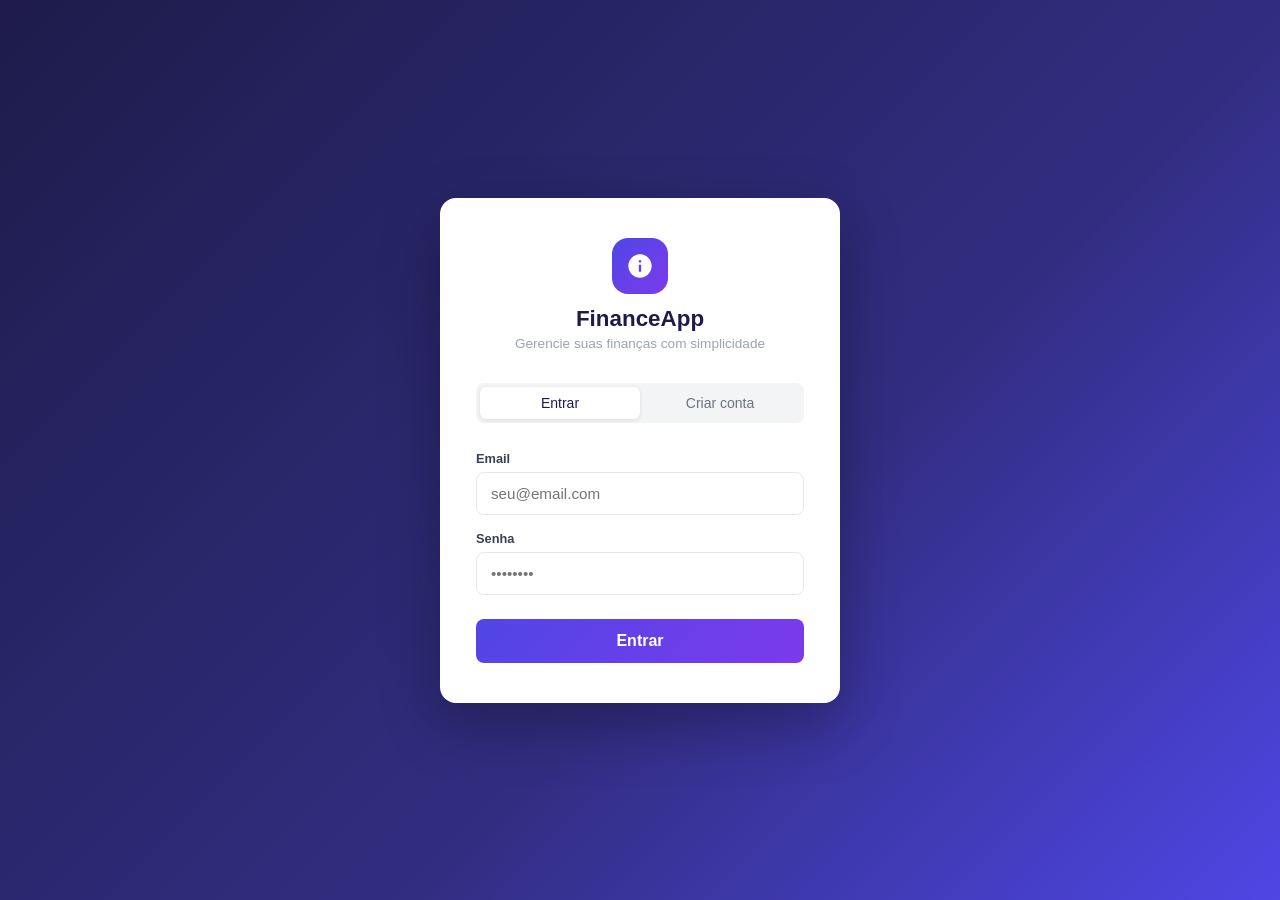
<file: public/login.html>
<!DOCTYPE html>
<html lang="pt-BR">
<head>
    <meta charset="UTF-8">
    <meta name="viewport" content="width=device-width, initial-scale=1.0">
    <title>Entrar</title>
    <style>
        * { box-sizing: border-box; margin: 0; padding: 0; }

        body {
            font-family: sans-serif;
            background: linear-gradient(135deg, #1e1b4b 0%, #312e81 60%, #4f46e5 100%);
            min-height: 100vh;
            display: flex;
            align-items: center;
            justify-content: center;
            padding: 16px;
        }

        .card {
            background: #fff;
            border-radius: 16px;
            padding: 40px 36px;
            width: 100%;
            max-width: 400px;
            box-shadow: 0 20px 60px rgba(0,0,0,0.3);
        }

        .logo {
            text-align: center;
            margin-bottom: 32px;
        }

        .logo .icon {
            width: 56px;
            height: 56px;
            background: linear-gradient(135deg, #4f46e5, #7c3aed);
            border-radius: 16px;
            display: inline-flex;
            align-items: center;
            justify-content: center;
            margin-bottom: 12px;
        }

        .logo .icon svg {
            width: 28px;
            height: 28px;
            fill: #fff;
        }

        .logo h1 {
            font-size: 1.4rem;
            color: #1e1b4b;
            font-weight: 700;
        }

        .logo p {
            font-size: 0.85rem;
            color: #9ca3af;
            margin-top: 4px;
        }

        /* Tabs login / registro */
        .tabs {
            display: flex;
            background: #f3f4f6;
            border-radius: 8px;
            padding: 4px;
            margin-bottom: 28px;
        }

        .tab-btn {
            flex: 1;
            padding: 8px;
            border: none;
            border-radius: 6px;
            background: transparent;
            font-size: 0.875rem;
            font-weight: 500;
            color: #6b7280;
            cursor: pointer;
            transition: all 0.2s;
        }

        .tab-btn.active {
            background: #fff;
            color: #1e1b4b;
            box-shadow: 0 1px 4px rgba(0,0,0,0.1);
        }

        /* Campos */
        .field {
            margin-bottom: 16px;
        }

        .field label {
            display: block;
            font-size: 0.8rem;
            font-weight: 600;
            color: #374151;
            margin-bottom: 6px;
        }

        .field input {
            width: 100%;
            padding: 12px 14px;
            border: 1.5px solid #e5e7eb;
            border-radius: 8px;
            font-size: 0.95rem;
            color: #1e1b4b;
            transition: border-color 0.2s;
            outline: none;
        }

        .field input:focus { border-color: #4f46e5; }

        .btn-submit {
            width: 100%;
            padding: 13px;
            background: linear-gradient(135deg, #4f46e5, #7c3aed);
            color: #fff;
            border: none;
            border-radius: 8px;
            font-size: 1rem;
            font-weight: 600;
            cursor: pointer;
            margin-top: 8px;
            transition: opacity 0.2s;
        }

        .btn-submit:hover { opacity: 0.9; }
        .btn-submit:disabled { opacity: 0.6; cursor: not-allowed; }

        .msg {
            text-align: center;
            font-size: 0.85rem;
            padding: 10px;
            border-radius: 8px;
            margin-top: 14px;
        }

        .msg.error   { background: #fee2e2; color: #dc2626; }
        .msg.success { background: #dcfce7; color: #16a34a; }
    </style>
</head>
<body>

<div class="card">
    <div class="logo">
        <div class="icon">
            <svg viewBox="0 0 24 24"><path d="M12 2C6.48 2 2 6.48 2 12s4.48 10 10 10 10-4.48 10-10S17.52 2 12 2zm1 15h-2v-6h2v6zm0-8h-2V7h2v2z"/></svg>
        </div>
        <h1>FinanceApp</h1>
        <p>Gerencie suas finanças com simplicidade</p>
    </div>

    <div class="tabs">
        <button class="tab-btn active" id="tab-login" onclick="trocarAba('login')">Entrar</button>
        <button class="tab-btn" id="tab-registro" onclick="trocarAba('registro')">Criar conta</button>
    </div>

    <!-- Formulário Login -->
    <form id="form-login">
        <div class="field">
            <label for="login-email">Email</label>
            <input type="email" id="login-email" placeholder="seu@email.com" required>
        </div>
        <div class="field">
            <label for="login-senha">Senha</label>
            <input type="password" id="login-senha" placeholder="••••••••" required>
        </div>
        <button type="submit" class="btn-submit" id="btn-login">Entrar</button>
        <p class="msg" id="msg-login" style="display:none"></p>
    </form>

    <!-- Formulário Registro -->
    <form id="form-registro" style="display:none">
        <div class="field">
            <label for="reg-nome">Nome completo</label>
            <input type="text" id="reg-nome" placeholder="Seu nome" required>
        </div>
        <div class="field">
            <label for="reg-email">Email</label>
            <input type="email" id="reg-email" placeholder="seu@email.com" required>
        </div>
        <div class="field">
            <label for="reg-senha">Senha</label>
            <input type="password" id="reg-senha" placeholder="Mínimo 6 caracteres" required minlength="6">
        </div>
        <div class="field">
            <label for="reg-confirma">Confirmar senha</label>
            <input type="password" id="reg-confirma" placeholder="Repita a senha" required>
        </div>
        <button type="submit" class="btn-submit" id="btn-registro">Criar conta</button>
        <p class="msg" id="msg-registro" style="display:none"></p>
    </form>
</div>

<script>
    // Redireciona se já estiver logado
    if (localStorage.getItem('token')) {
        window.location.href = '/'
    }

    function trocarAba(aba) {
        document.getElementById('tab-login').classList.toggle('active', aba === 'login')
        document.getElementById('tab-registro').classList.toggle('active', aba === 'registro')
        document.getElementById('form-login').style.display    = aba === 'login'    ? 'block' : 'none'
        document.getElementById('form-registro').style.display = aba === 'registro' ? 'block' : 'none'
    }

    function mostrarMsg(id, texto, tipo) {
        const el = document.getElementById(id)
        el.textContent = texto
        el.className = `msg ${tipo}`
        el.style.display = 'block'
    }

    // Login
    document.getElementById('form-login').addEventListener('submit', async e => {
        e.preventDefault()
        const btn = document.getElementById('btn-login')
        btn.disabled = true
        btn.textContent = 'Entrando...'

        const email = document.getElementById('login-email').value
        const senha = document.getElementById('login-senha').value

        try {
            const res = await fetch('/auth/login', {
                method: 'POST',
                headers: { 'Content-Type': 'application/json' },
                body: JSON.stringify({ email, senha })
            })
            const data = await res.json()

            if (res.ok) {
                localStorage.setItem('token', data.token)
                localStorage.setItem('usuario', JSON.stringify(data.usuario))
                window.location.href = '/'
            } else {
                mostrarMsg('msg-login', data.message, 'error')
                btn.disabled = false
                btn.textContent = 'Entrar'
            }
        } catch {
            mostrarMsg('msg-login', 'Erro de conexão.', 'error')
            btn.disabled = false
            btn.textContent = 'Entrar'
        }
    })

    // Registro
    document.getElementById('form-registro').addEventListener('submit', async e => {
        e.preventDefault()
        const btn = document.getElementById('btn-registro')

        const nome    = document.getElementById('reg-nome').value
        const email   = document.getElementById('reg-email').value
        const senha   = document.getElementById('reg-senha').value
        const confirma = document.getElementById('reg-confirma').value

        if (senha !== confirma) {
            mostrarMsg('msg-registro', 'As senhas não coincidem.', 'error')
            return
        }

        btn.disabled = true
        btn.textContent = 'Criando conta...'

        try {
            const res = await fetch('/auth/register', {
                method: 'POST',
                headers: { 'Content-Type': 'application/json' },
                body: JSON.stringify({ nome, email, senha })
            })
            const data = await res.json()

            if (res.ok) {
                localStorage.setItem('token', data.token)
                localStorage.setItem('usuario', JSON.stringify(data.usuario))
                window.location.href = '/'
            } else {
                mostrarMsg('msg-registro', data.message, 'error')
                btn.disabled = false
                btn.textContent = 'Criar conta'
            }
        } catch {
            mostrarMsg('msg-registro', 'Erro de conexão.', 'error')
            btn.disabled = false
            btn.textContent = 'Criar conta'
        }
    })
</script>
</body>
</html>
</file>
